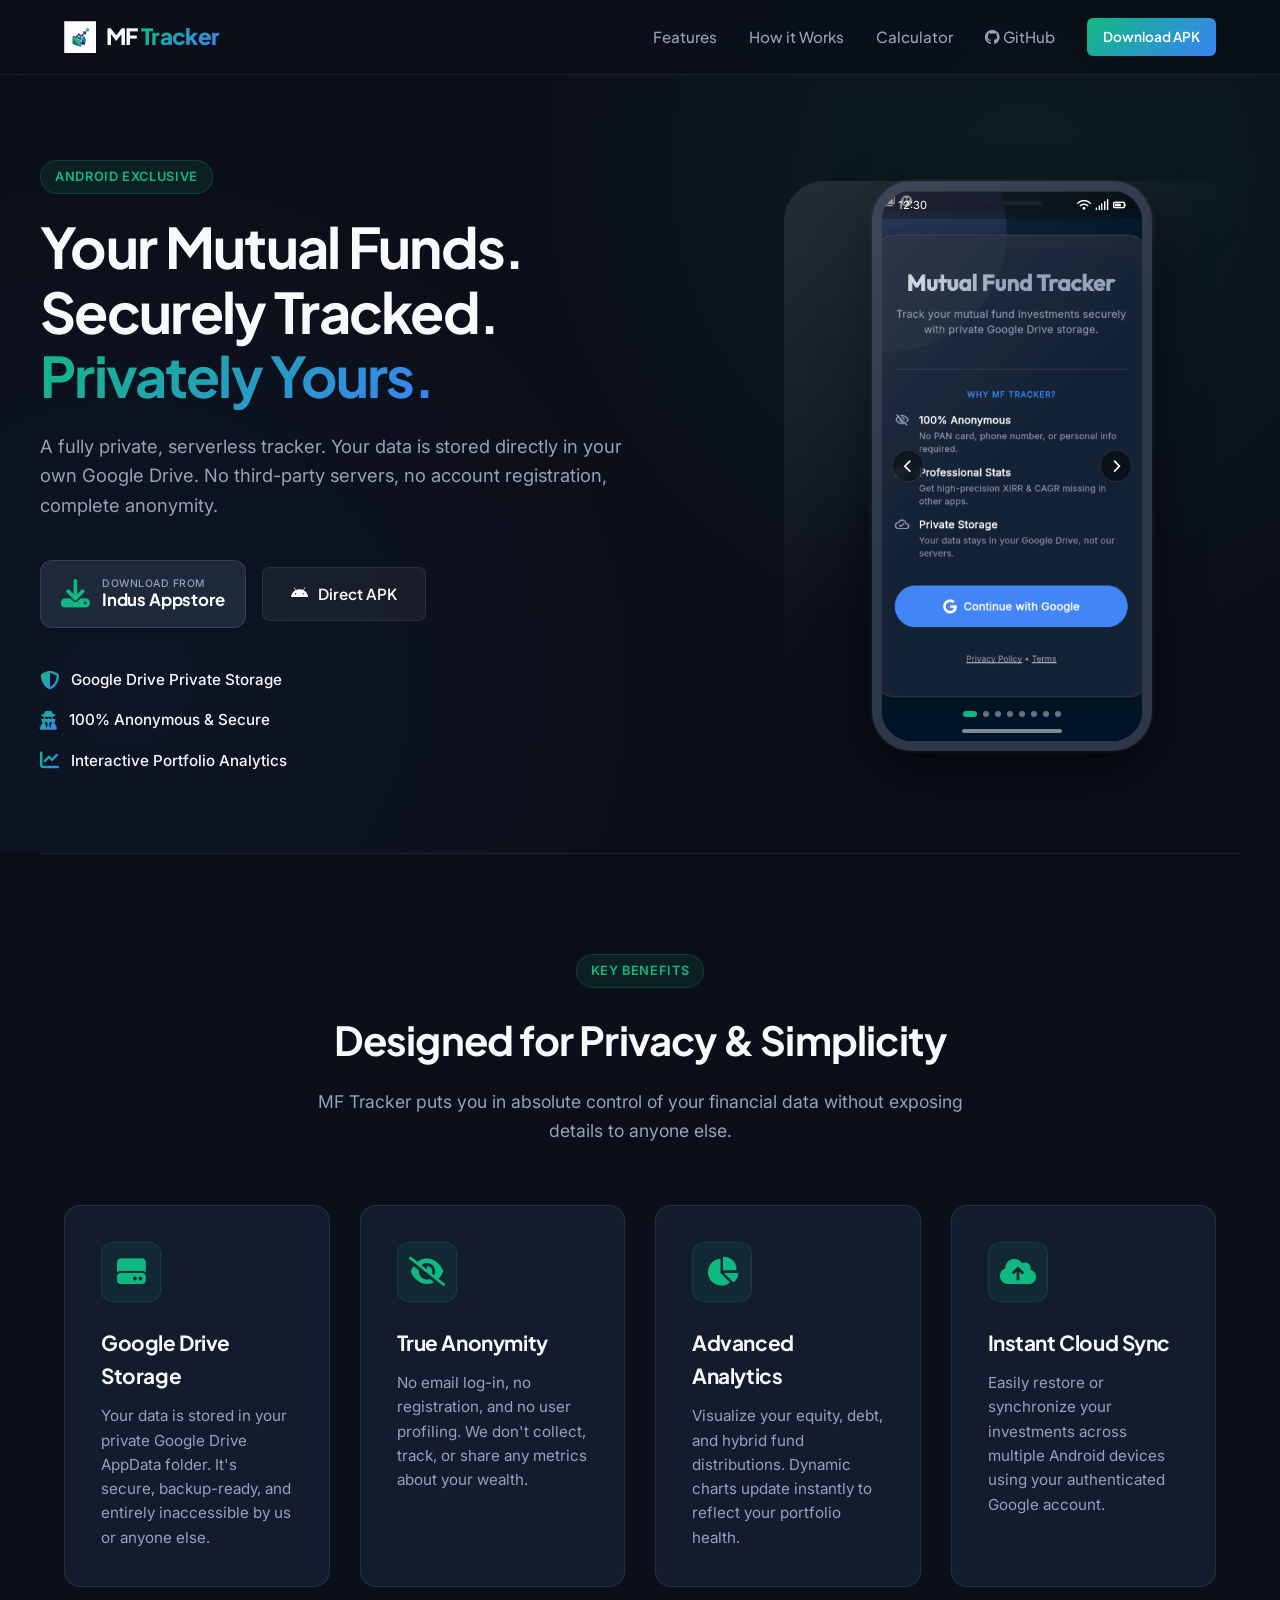
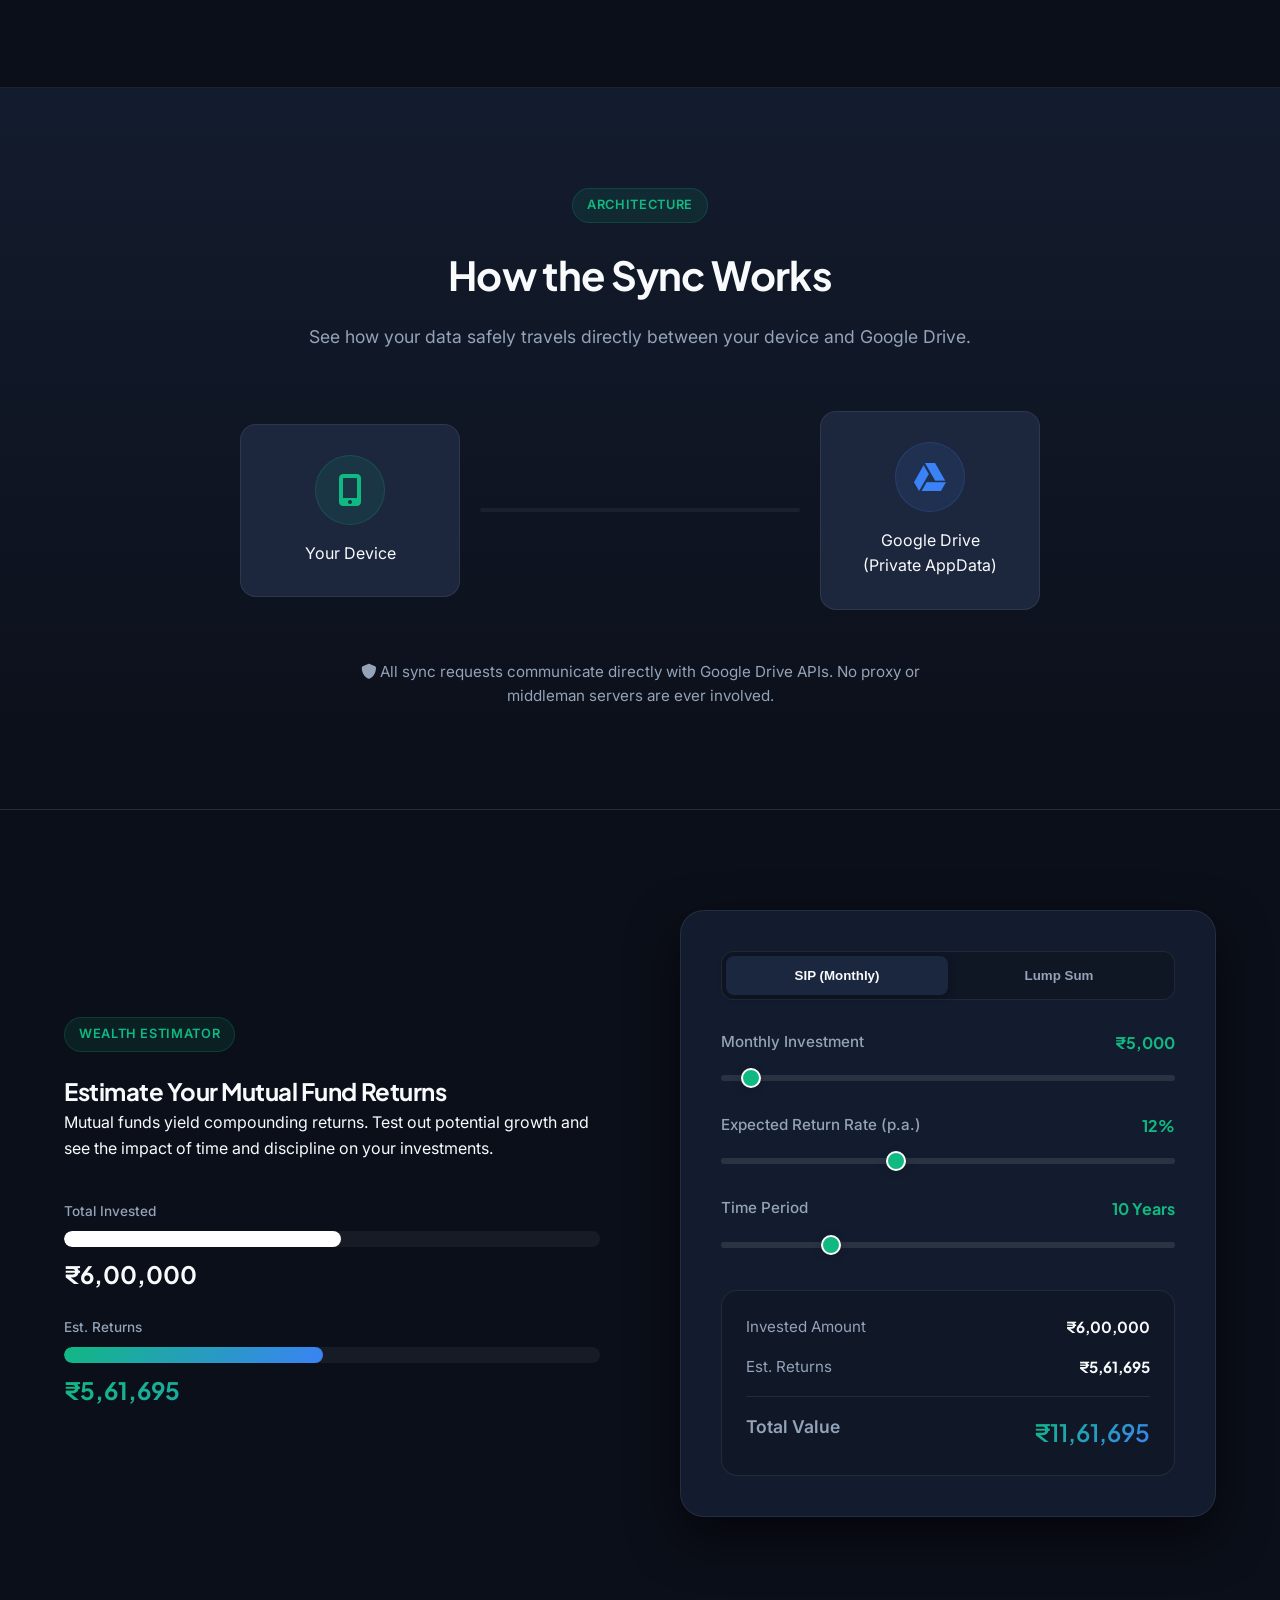
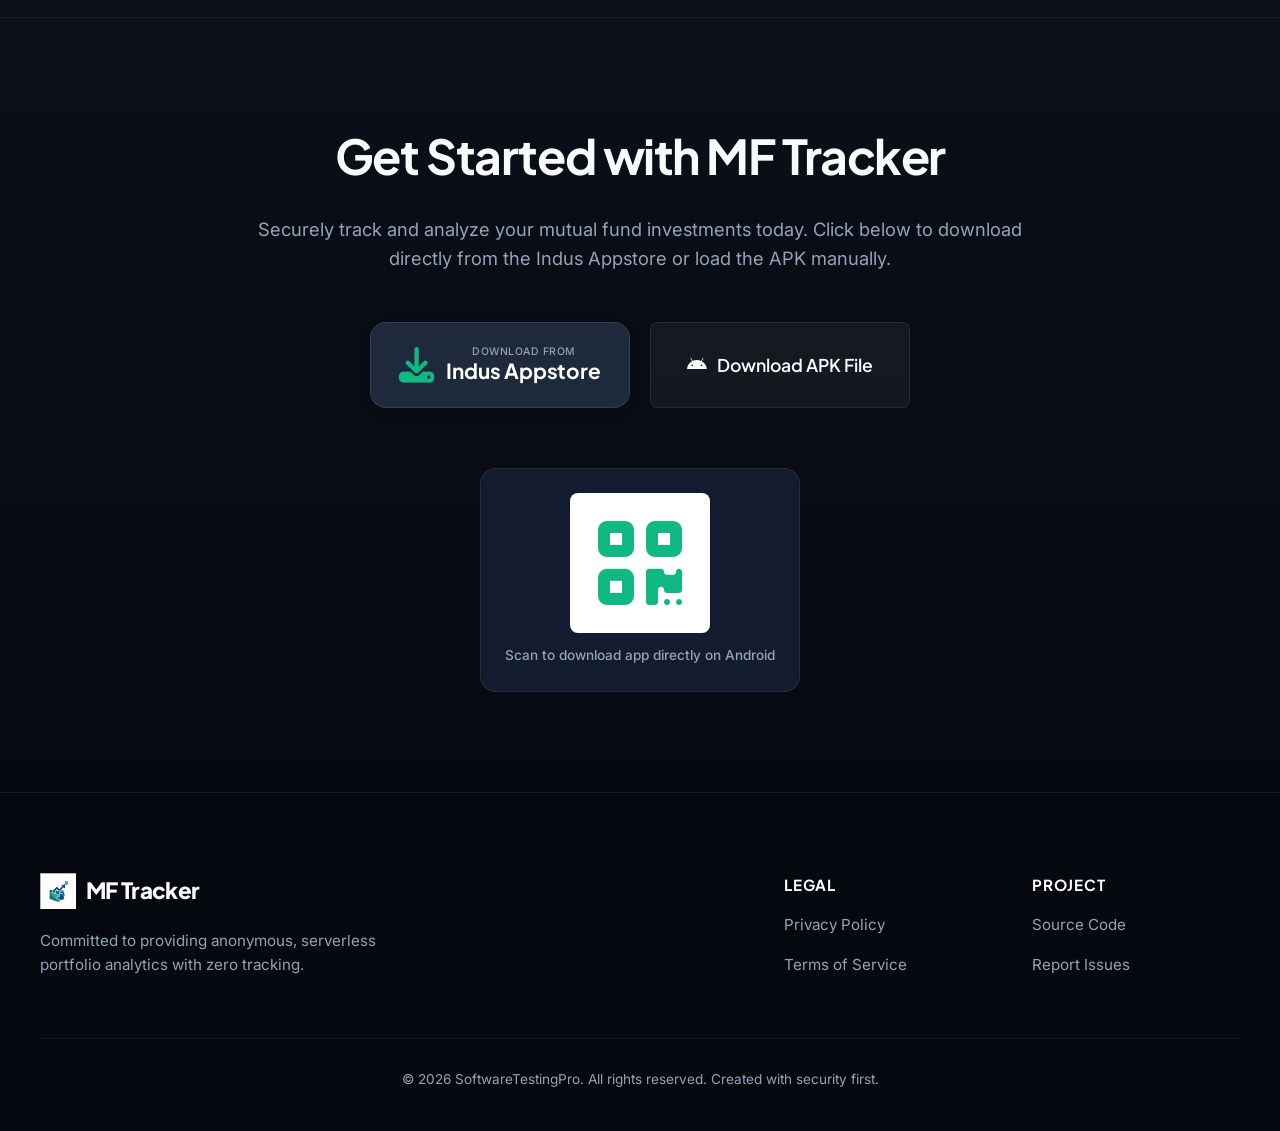
<file: index.html>
<!DOCTYPE html>
<html lang="en">
<head>
  <meta charset="UTF-8">
  <meta name="viewport" content="width=device-width, initial-scale=1.0">
  <title>MF Tracker - Private & Secure Mutual Funds Portfolio Tracker</title>
  
  <!-- SEO Meta Tags -->
  <meta name="description" content="Mutual Funds Tracker (MF Tracker) - A secure, anonymous way to track your mutual fund investments using Google Drive for private storage. Download from Indus Appstore.">
  <meta name="keywords" content="mutual funds, tracker, privacy, secure portfolio, google drive sync, finance manager, indus appstore">
  <meta name="author" content="SoftwareTestingPro">
  
  <!-- Open Graph / Facebook -->
  <meta property="og:type" content="website">
  <meta property="og:title" content="MF Tracker - Private Mutual Funds Portfolio Tracker">
  <meta property="og:description" content="Track your mutual fund portfolio securely and anonymously. Your data stays in your Google Drive. No signup, no tracking.">
  <meta property="og:image" content="./Image1.png">

  <!-- Favicon -->
  <link rel="icon" type="image/png" href="./favicon.png">

  <!-- Google Fonts -->
  <link rel="preconnect" href="https://fonts.googleapis.com">
  <link rel="preconnect" href="https://fonts.gstatic.com" crossorigin>
  <link href="https://fonts.googleapis.com/css2?family=Inter:wght@300;400;500;600;700&family=Plus+Jakarta+Sans:wght@400;500;600;700;800&display=swap" rel="stylesheet">
  
  <!-- FontAwesome Icons -->
  <link rel="stylesheet" href="https://cdnjs.cloudflare.com/ajax/libs/font-awesome/6.4.0/css/all.min.css">
  
  <!-- Custom CSS -->
  <link rel="stylesheet" href="style.css">
</head>
<body>

  <!-- Navigation -->
  <nav class="navbar" id="navbar">
    <div class="nav-container">
      <a href="#" class="nav-logo">
        <img src="./favicon.png" alt="MF Tracker Logo" class="logo-img">
        <span>MF <span class="text-gradient">Tracker</span></span>
      </a>
      <div class="nav-menu" id="nav-menu">
        <a href="#features" class="nav-link">Features</a>
        <a href="#how-it-works" class="nav-link">How it Works</a>
        <a href="#calculator" class="nav-link">Calculator</a>
        <a href="https://github.com/SoftwareTestingPro/mftracker" target="_blank" class="nav-link"><i class="fab fa-github"></i> GitHub</a>
        <a href="#download" class="btn btn-primary btn-sm">Download APK</a>
      </div>
      <button class="nav-toggle" id="nav-toggle" aria-label="Toggle Menu">
        <i class="fas fa-bars"></i>
      </button>
    </div>
  </nav>

  <!-- Hero Section -->
  <section class="hero" id="hero">
    <div class="hero-container">
      <div class="hero-content">
        <div class="badge">Android Exclusive</div>
        <h1 class="hero-title">Your Mutual Funds.<br>Securely Tracked.<br><span class="text-gradient">Privately Yours.</span></h1>
        <p class="hero-subtitle">
          A fully private, serverless tracker. Your data is stored directly in your own Google Drive. No third-party servers, no account registration, complete anonymity.
        </p>
        
        <div class="cta-group">
          <!-- Custom Indus Appstore Download Badge -->
          <a href="#download" class="download-badge-indus">
            <div class="indus-icon">
              <i class="fas fa-download"></i>
            </div>
            <div class="indus-text">
              <span class="indus-sub">DOWNLOAD FROM</span>
              <span class="indus-main">Indus Appstore</span>
            </div>
          </a>
          <a href="https://github.com/SoftwareTestingPro/mftracker/releases" target="_blank" class="btn btn-secondary">
            <i class="fab fa-android"></i> Direct APK
          </a>
        </div>

        <div class="hero-bullets">
          <div class="bullet-item">
            <i class="fas fa-shield-halved text-gradient"></i>
            <span>Google Drive Private Storage</span>
          </div>
          <div class="bullet-item">
            <i class="fas fa-user-secret text-gradient"></i>
            <span>100% Anonymous & Secure</span>
          </div>
          <div class="bullet-item">
            <i class="fas fa-chart-line text-gradient"></i>
            <span>Interactive Portfolio Analytics</span>
          </div>
        </div>
      </div>

      <!-- Interactive Phone Mockup -->
      <div class="hero-mockup">
        <div class="phone-frame">
          <div class="phone-speaker"></div>
          <div class="phone-screen">
            <div class="phone-status-bar">
              <span class="time">12:30</span>
              <div class="icons">
                <i class="fas fa-wifi"></i>
                <i class="fas fa-signal"></i>
                <i class="fas fa-battery-three-quarters"></i>
              </div>
            </div>
            
            <!-- Screenshot Slider -->
            <div class="slider-container">
              <div class="slider" id="screenshot-slider">
                <img src="./Image1.png" alt="MF Tracker Dashboard" class="slide active">
                <img src="./Image2.png" alt="Portfolio Analysis" class="slide">
                <img src="./Image3.png" alt="Investment List" class="slide">
                <img src="./Image4.png" alt="Performance Chart" class="slide">
                <img src="./Image5.png" alt="Fund Details" class="slide">
                <img src="./Image6.png" alt="Transaction History" class="slide">
                <img src="./Image7.png" alt="Google Drive Sync" class="slide">
                <img src="./Image8.png" alt="Security Settings" class="slide">
              </div>
            </div>

            <!-- Slide Overlay Navigation -->
            <button class="slider-btn prev" id="slider-prev" aria-label="Previous Screenshot"><i class="fas fa-chevron-left"></i></button>
            <button class="slider-btn next" id="slider-next" aria-label="Next Screenshot"><i class="fas fa-chevron-right"></i></button>
            
            <div class="slider-dots" id="slider-dots">
              <!-- JS will inject dots dynamically -->
            </div>
          </div>
          <div class="phone-home-bar"></div>
        </div>
        <div class="phone-reflection"></div>
      </div>
    </div>
  </section>

  <!-- Features Section -->
  <section class="features" id="features">
    <div class="section-header">
      <div class="badge">Key Benefits</div>
      <h2>Designed for Privacy & Simplicity</h2>
      <p>MF Tracker puts you in absolute control of your financial data without exposing details to anyone else.</p>
    </div>

    <div class="features-grid">
      <div class="feature-card">
        <div class="feature-icon-wrapper">
          <i class="fas fa-hard-drive"></i>
        </div>
        <h3>Google Drive Storage</h3>
        <p>Your data is stored in your private Google Drive AppData folder. It's secure, backup-ready, and entirely inaccessible by us or anyone else.</p>
      </div>

      <div class="feature-card">
        <div class="feature-icon-wrapper">
          <i class="fas fa-eye-slash"></i>
        </div>
        <h3>True Anonymity</h3>
        <p>No email log-in, no registration, and no user profiling. We don't collect, track, or share any metrics about your wealth.</p>
      </div>

      <div class="feature-card">
        <div class="feature-icon-wrapper">
          <i class="fas fa-chart-pie"></i>
        </div>
        <h3>Advanced Analytics</h3>
        <p>Visualize your equity, debt, and hybrid fund distributions. Dynamic charts update instantly to reflect your portfolio health.</p>
      </div>

      <div class="feature-card">
        <div class="feature-icon-wrapper">
          <i class="fas fa-cloud-arrow-up"></i>
        </div>
        <h3>Instant Cloud Sync</h3>
        <p>Easily restore or synchronize your investments across multiple Android devices using your authenticated Google account.</p>
      </div>
    </div>
  </section>

  <!-- Interactive How it Works / Google Drive Sync Animation -->
  <section class="how-it-works" id="how-it-works">
    <div class="section-header">
      <div class="badge">Architecture</div>
      <h2>How the Sync Works</h2>
      <p>See how your data safely travels directly between your device and Google Drive.</p>
    </div>

    <div class="sync-container">
      <div class="sync-node device">
        <div class="node-icon"><i class="fas fa-mobile-screen-button"></i></div>
        <span>Your Device</span>
      </div>
      
      <div class="sync-flow">
        <div class="flow-line"></div>
        <div class="flow-packets" id="flow-packets">
          <i class="fas fa-lock data-packet"></i>
          <i class="fas fa-lock data-packet"></i>
        </div>
      </div>
      
      <div class="sync-node drive">
        <div class="node-icon"><i class="fab fa-google-drive"></i></div>
        <span>Google Drive (Private AppData)</span>
      </div>
    </div>
    
    <div class="sync-explanation">
      <p><i class="fas fa-shield"></i> All sync requests communicate directly with Google Drive APIs. No proxy or middleman servers are ever involved.</p>
    </div>
  </section>

  <!-- Interactive SIP & Growth Calculator -->
  <section class="calculator-section" id="calculator">
    <div class="calculator-wrapper">
      <div class="calc-info">
        <div class="badge">Wealth Estimator</div>
        <h2>Estimate Your Mutual Fund Returns</h2>
        <p>Mutual funds yield compounding returns. Test out potential growth and see the impact of time and discipline on your investments.</p>
        
        <div class="calc-visualizer">
          <div class="visualizer-bar-group">
            <div class="vis-label">Total Invested</div>
            <div class="vis-bar-container">
              <div class="vis-bar invested-bar" id="invested-bar" style="width: 50%;"></div>
            </div>
            <div class="vis-amount" id="vis-invested-amount">₹5,00,000</div>
          </div>
          
          <div class="visualizer-bar-group">
            <div class="vis-label">Est. Returns</div>
            <div class="vis-bar-container">
              <div class="vis-bar returns-bar" id="returns-bar" style="width: 50%;"></div>
            </div>
            <div class="vis-amount text-gradient" id="vis-returns-amount">₹3,40,000</div>
          </div>
        </div>
      </div>

      <div class="calc-card">
        <div class="calc-toggle">
          <button class="toggle-btn active" id="btn-sip">SIP (Monthly)</button>
          <button class="toggle-btn" id="btn-lump">Lump Sum</button>
        </div>

        <div class="calc-inputs">
          <div class="input-group">
            <div class="input-header">
              <label for="amount-input" id="lbl-amount">Monthly Investment</label>
              <span class="value-display" id="val-amount">₹5,000</span>
            </div>
            <input type="range" id="amount-input" min="500" max="100000" step="500" value="5000" class="slider-input">
          </div>

          <div class="input-group">
            <div class="input-header">
              <label for="rate-input">Expected Return Rate (p.a.)</label>
              <span class="value-display" id="val-rate">12%</span>
            </div>
            <input type="range" id="rate-input" min="1" max="30" step="0.5" value="12" class="slider-input">
          </div>

          <div class="input-group">
            <div class="input-header">
              <label for="years-input">Time Period</label>
              <span class="value-display" id="val-years">10 Years</span>
            </div>
            <input type="range" id="years-input" min="1" max="40" step="1" value="10" class="slider-input">
          </div>
        </div>

        <div class="calc-results">
          <div class="result-row">
            <span>Invested Amount</span>
            <span class="result-value" id="res-invested">₹6,00,000</span>
          </div>
          <div class="result-row">
            <span>Est. Returns</span>
            <span class="result-value" id="res-returns">₹5,20,109</span>
          </div>
          <div class="result-row total-row">
            <span>Total Value</span>
            <span class="result-value text-gradient" id="res-total">₹11,20,109</span>
          </div>
        </div>
      </div>
    </div>
  </section>

  <!-- Download Section -->
  <section class="download" id="download">
    <div class="download-container">
      <h2>Get Started with MF Tracker</h2>
      <p>Securely track and analyze your mutual fund investments today. Click below to download directly from the Indus Appstore or load the APK manually.</p>
      
      <div class="download-buttons">
        <a href="https://www.indusappstore.com/" target="_blank" class="download-badge-indus indus-large">
          <div class="indus-icon">
            <i class="fas fa-download"></i>
          </div>
          <div class="indus-text">
            <span class="indus-sub">DOWNLOAD FROM</span>
            <span class="indus-main">Indus Appstore</span>
          </div>
        </a>
        <a href="https://github.com/SoftwareTestingPro/mftracker/releases" target="_blank" class="btn btn-secondary btn-lg">
          <i class="fab fa-android"></i> Download APK File
        </a>
      </div>

      <div class="qr-container">
        <div class="qr-code">
          <i class="fas fa-qrcode"></i>
        </div>
        <p>Scan to download app directly on Android</p>
      </div>
    </div>
  </section>

  <!-- Footer -->
  <footer class="footer">
    <div class="footer-container">
      <div class="footer-brand">
        <a href="#" class="footer-logo">
          <img src="./favicon.png" alt="MF Tracker Logo">
          <span>MF Tracker</span>
        </a>
        <p>Committed to providing anonymous, serverless portfolio analytics with zero tracking.</p>
      </div>
      <div class="footer-links">
        <div class="link-col">
          <h4>Legal</h4>
          <a href="./PRIVACY_POLICY.md" target="_blank">Privacy Policy</a>
          <a href="./TERMS_OF_SERVICE.md" target="_blank">Terms of Service</a>
        </div>
        <div class="link-col">
          <h4>Project</h4>
          <a href="https://github.com/SoftwareTestingPro/mftracker" target="_blank">Source Code</a>
          <a href="https://github.com/SoftwareTestingPro/mftracker/issues" target="_blank">Report Issues</a>
        </div>
      </div>
    </div>
    <div class="footer-bottom">
      <p>&copy; 2026 SoftwareTestingPro. All rights reserved. Created with security first.</p>
    </div>
  </footer>

  <!-- Custom JS -->
  <script src="app.js"></script>
</body>
</html>
</file>
<file: style.css>
/* CSS Design System & Variables */
:root {
  --font-heading: 'Plus Jakarta Sans', sans-serif;
  --font-body: 'Inter', sans-serif;

  /* Colors */
  --color-bg: #0b0f19;
  --color-bg-card: #131c2e;
  --color-bg-card-hover: #1b263f;
  --color-border: rgba(255, 255, 255, 0.08);
  --color-border-hover: rgba(255, 255, 255, 0.15);
  
  --color-primary: #10b981; /* Emerald/Mint growth green */
  --color-secondary: #3b82f6; /* Trust blue */
  --color-accent: #8b5cf6; /* Indigo highlight */
  
  --color-text-main: #f8fafc;
  --color-text-muted: #94a3b8;
  
  --gradient-primary: linear-gradient(135deg, #10b981 0%, #3b82f6 100%);
  --gradient-hover: linear-gradient(135deg, #059669 0%, #2563eb 100%);
  --gradient-dark: linear-gradient(180deg, #131c2e 0%, #0b0f19 100%);
  
  --shadow-sm: 0 2px 8px rgba(0, 0, 0, 0.2);
  --shadow-md: 0 8px 30px rgba(0, 0, 0, 0.4);
  --shadow-lg: 0 20px 50px rgba(0, 0, 0, 0.6);
  --shadow-glow: 0 0 30px rgba(16, 185, 129, 0.2);

  --transition-fast: 0.2s cubic-bezier(0.4, 0, 0.2, 1);
  --transition-normal: 0.3s cubic-bezier(0.4, 0, 0.2, 1);
  --transition-slow: 0.5s cubic-bezier(0.4, 0, 0.2, 1);
  
  --border-radius-sm: 8px;
  --border-radius-md: 16px;
  --border-radius-lg: 24px;
}

/* Base Styles */
* {
  box-sizing: border-box;
  margin: 0;
  padding: 0;
  scroll-behavior: smooth;
}

body {
  background-color: var(--color-bg);
  color: var(--color-text-main);
  font-family: var(--font-body);
  line-height: 1.6;
  overflow-x: hidden;
  -webkit-font-smoothing: antialiased;
}

h1, h2, h3, h4 {
  font-family: var(--font-heading);
  font-weight: 700;
  letter-spacing: -0.02em;
}

a {
  color: inherit;
  text-decoration: none;
}

/* Scrollbar Utility */
::-webkit-scrollbar {
  width: 8px;
}
::-webkit-scrollbar-track {
  background: var(--color-bg);
}
::-webkit-scrollbar-thumb {
  background: #1e293b;
  border-radius: var(--border-radius-sm);
}
::-webkit-scrollbar-thumb:hover {
  background: #334155;
}

/* Common Layout Components */
.text-gradient {
  background: var(--gradient-primary);
  -webkit-background-clip: text;
  -webkit-text-fill-color: transparent;
  background-clip: text;
}

.badge {
  display: inline-flex;
  align-items: center;
  gap: 8px;
  background: rgba(16, 185, 129, 0.1);
  border: 1px solid rgba(16, 185, 129, 0.2);
  color: var(--color-primary);
  font-size: 0.8rem;
  font-weight: 600;
  padding: 6px 14px;
  border-radius: 50px;
  margin-bottom: 20px;
  letter-spacing: 0.05em;
  text-transform: uppercase;
}

/* Buttons */
.btn {
  display: inline-flex;
  align-items: center;
  justify-content: center;
  gap: 10px;
  font-family: var(--font-heading);
  font-weight: 600;
  padding: 14px 28px;
  border-radius: var(--border-radius-sm);
  transition: var(--transition-fast);
  cursor: pointer;
  border: none;
  font-size: 0.95rem;
}

.btn-sm {
  padding: 8px 16px;
  font-size: 0.85rem;
  border-radius: 6px;
}

.btn-lg {
  padding: 18px 36px;
  font-size: 1.1rem;
}

.btn-primary {
  background: var(--gradient-primary);
  color: #ffffff;
  box-shadow: var(--shadow-sm);
}

.btn-primary:hover {
  background: var(--gradient-hover);
  transform: translateY(-2px);
  box-shadow: 0 8px 20px rgba(16, 185, 129, 0.3);
}

.btn-secondary {
  background: rgba(255, 255, 255, 0.05);
  border: 1px solid var(--color-border);
  color: var(--color-text-main);
}

.btn-secondary:hover {
  background: rgba(255, 255, 255, 0.1);
  border-color: var(--color-border-hover);
  transform: translateY(-2px);
}

/* Indus Appstore Download Badge */
.download-badge-indus {
  display: flex;
  align-items: center;
  gap: 12px;
  background: #1e293b;
  border: 1px solid rgba(255, 255, 255, 0.1);
  padding: 10px 20px;
  border-radius: 12px;
  color: white;
  transition: all 0.2s ease;
  cursor: pointer;
  box-shadow: var(--shadow-sm);
}

.download-badge-indus:hover {
  background: #273549;
  border-color: var(--color-primary);
  transform: translateY(-2px);
  box-shadow: var(--shadow-glow);
}

.indus-icon {
  font-size: 1.8rem;
  color: var(--color-primary);
}

.indus-text {
  display: flex;
  flex-direction: column;
  line-height: 1.2;
}

.indus-sub {
  font-size: 0.65rem;
  text-transform: uppercase;
  color: var(--color-text-muted);
  letter-spacing: 0.05em;
  font-weight: 500;
}

.indus-main {
  font-size: 1.05rem;
  font-family: var(--font-heading);
  font-weight: 700;
  letter-spacing: -0.01em;
}

.indus-large {
  padding: 14px 28px;
  border-radius: 16px;
}

.indus-large .indus-icon {
  font-size: 2.2rem;
}

.indus-large .indus-main {
  font-size: 1.3rem;
}


/* Navbar */
.navbar {
  position: fixed;
  top: 0;
  left: 0;
  width: 100%;
  z-index: 1000;
  background: rgba(11, 15, 25, 0.8);
  backdrop-filter: blur(12px);
  border-bottom: 1px solid var(--color-border);
  transition: var(--transition-normal);
}

.navbar.scrolled {
  padding: 10px 0;
  background: rgba(11, 15, 25, 0.95);
  box-shadow: var(--shadow-sm);
}

.nav-container {
  max-width: 1200px;
  margin: 0 auto;
  padding: 18px 24px;
  display: flex;
  align-items: center;
  justify-content: space-between;
}

.nav-logo {
  display: flex;
  align-items: center;
  gap: 10px;
  font-family: var(--font-heading);
  font-size: 1.4rem;
  font-weight: 800;
  letter-spacing: -0.03em;
}

.logo-img {
  width: 32px;
  height: 32px;
}

.nav-menu {
  display: flex;
  align-items: center;
  gap: 32px;
}

.nav-link {
  font-family: var(--font-heading);
  font-weight: 500;
  font-size: 0.95rem;
  color: var(--color-text-muted);
  transition: var(--transition-fast);
}

.nav-link:hover {
  color: var(--color-text-main);
}

.nav-toggle {
  display: none;
  background: none;
  border: none;
  color: var(--color-text-main);
  font-size: 1.5rem;
  cursor: pointer;
}

/* Hero Section */
.hero {
  padding: 160px 24px 80px;
  position: relative;
  background: radial-gradient(circle at 80% 20%, rgba(16, 185, 129, 0.08) 0%, transparent 40%),
              radial-gradient(circle at 10% 80%, rgba(59, 130, 246, 0.05) 0%, transparent 40%);
}

.hero-container {
  max-width: 1200px;
  margin: 0 auto;
  display: grid;
  grid-template-columns: 1.2fr 0.8fr;
  gap: 60px;
  align-items: center;
}

.hero-title {
  font-size: 3.5rem;
  line-height: 1.15;
  margin-bottom: 24px;
  letter-spacing: -0.03em;
}

.hero-subtitle {
  font-size: 1.15rem;
  color: var(--color-text-muted);
  margin-bottom: 40px;
  max-width: 600px;
}

.cta-group {
  display: flex;
  align-items: center;
  gap: 16px;
  margin-bottom: 40px;
  flex-wrap: wrap;
}

.hero-bullets {
  display: flex;
  flex-direction: column;
  gap: 16px;
}

.bullet-item {
  display: flex;
  align-items: center;
  gap: 12px;
  font-size: 0.95rem;
  font-weight: 500;
}

.bullet-item i {
  font-size: 1.2rem;
}

/* Interactive Phone Mockup Frame */
.hero-mockup {
  position: relative;
  display: flex;
  justify-content: center;
  perspective: 1000px;
}

.phone-frame {
  width: 280px;
  height: 570px;
  background: #1e293b;
  border: 10px solid #2d3748;
  border-radius: 40px;
  box-shadow: var(--shadow-lg), 0 0 0 2px rgba(255,255,255,0.05);
  position: relative;
  overflow: hidden;
  transition: transform 0.5s ease;
  transform-style: preserve-3d;
}

.phone-frame:hover {
  transform: rotateY(-5deg) rotateX(5deg);
}

.phone-speaker {
  width: 60px;
  height: 4px;
  background: #101520;
  border-radius: 10px;
  position: absolute;
  top: 10px;
  left: 50%;
  transform: translateX(-50%);
  z-index: 20;
}

.phone-screen {
  width: 100%;
  height: 100%;
  background: #000;
  position: relative;
  overflow: hidden;
}

.phone-status-bar {
  position: absolute;
  top: 0;
  left: 0;
  width: 100%;
  height: 28px;
  padding: 0 16px;
  display: flex;
  align-items: center;
  justify-content: space-between;
  font-size: 0.7rem;
  color: #fff;
  z-index: 10;
  background: rgba(0, 0, 0, 0.4);
}

.phone-status-bar .icons {
  display: flex;
  gap: 4px;
}

.phone-home-bar {
  width: 100px;
  height: 4px;
  background: rgba(255, 255, 255, 0.5);
  border-radius: 10px;
  position: absolute;
  bottom: 8px;
  left: 50%;
  transform: translateX(-50%);
  z-index: 20;
}

/* Screenshot Slider */
.slider-container {
  width: 100%;
  height: 100%;
  position: relative;
}

.slider {
  width: 100%;
  height: 100%;
  position: relative;
}

.slide {
  position: absolute;
  top: 0;
  left: 0;
  width: 100%;
  height: 100%;
  object-fit: cover;
  opacity: 0;
  transition: opacity var(--transition-slow);
}

.slide.active {
  opacity: 1;
}

/* Slider Controls */
.slider-btn {
  position: absolute;
  top: 50%;
  transform: translateY(-50%);
  background: rgba(0, 0, 0, 0.5);
  border: 1px solid rgba(255, 255, 255, 0.1);
  color: white;
  width: 32px;
  height: 32px;
  border-radius: 50%;
  display: flex;
  align-items: center;
  justify-content: center;
  cursor: pointer;
  z-index: 15;
  transition: var(--transition-fast);
  backdrop-filter: blur(4px);
}

.slider-btn:hover {
  background: var(--color-primary);
  border-color: var(--color-primary);
}

.slider-btn.prev {
  left: 10px;
}

.slider-btn.next {
  right: 10px;
}

.slider-dots {
  position: absolute;
  bottom: 24px;
  left: 50%;
  transform: translateX(-50%);
  display: flex;
  gap: 6px;
  z-index: 15;
}

.dot {
  width: 6px;
  height: 6px;
  background: rgba(255, 255, 255, 0.4);
  border-radius: 50%;
  cursor: pointer;
  transition: var(--transition-fast);
}

.dot.active {
  background: var(--color-primary);
  width: 14px;
  border-radius: 10px;
}

.phone-reflection {
  position: absolute;
  top: 0;
  left: 0;
  width: 100%;
  height: 100%;
  background: linear-gradient(135deg, rgba(255,255,255,0.1) 0%, rgba(255,255,255,0) 50%);
  pointer-events: none;
  z-index: 18;
  border-radius: 40px;
}

/* Features Section */
.features {
  padding: 100px 24px;
  max-width: 1200px;
  margin: 0 auto;
  border-top: 1px solid var(--color-border);
}

.section-header {
  text-align: center;
  max-width: 700px;
  margin: 0 auto 60px;
}

.section-header h2 {
  font-size: 2.5rem;
  margin-bottom: 16px;
}

.section-header p {
  color: var(--color-text-muted);
  font-size: 1.1rem;
}

.features-grid {
  display: grid;
  grid-template-columns: repeat(auto-fit, minmax(250px, 1fr));
  gap: 30px;
}

.feature-card {
  background: var(--color-bg-card);
  border: 1px solid var(--color-border);
  border-radius: var(--border-radius-md);
  padding: 36px;
  transition: var(--transition-normal);
}

.feature-card:hover {
  background: var(--color-bg-card-hover);
  border-color: var(--color-border-hover);
  transform: translateY(-8px);
  box-shadow: var(--shadow-md);
}

.feature-icon-wrapper {
  width: 60px;
  height: 60px;
  background: rgba(16, 185, 129, 0.08);
  border-radius: 12px;
  display: flex;
  align-items: center;
  justify-content: center;
  font-size: 1.8rem;
  color: var(--color-primary);
  margin-bottom: 24px;
  border: 1px solid rgba(16, 185, 129, 0.15);
}

.feature-card h3 {
  font-size: 1.3rem;
  margin-bottom: 12px;
}

.feature-card p {
  color: var(--color-text-muted);
  font-size: 0.95rem;
}

/* How It Works - Sync Flow Animation */
.how-it-works {
  background: var(--gradient-dark);
  padding: 100px 24px;
  border-top: 1px solid var(--color-border);
  border-bottom: 1px solid var(--color-border);
  text-align: center;
}

.sync-container {
  max-width: 800px;
  margin: 50px auto;
  display: flex;
  align-items: center;
  justify-content: space-between;
  gap: 20px;
  position: relative;
}

.sync-node {
  background: #1c273e;
  border: 1px solid var(--color-border);
  padding: 30px 40px;
  border-radius: var(--border-radius-md);
  display: flex;
  flex-direction: column;
  align-items: center;
  gap: 16px;
  width: 220px;
  transition: var(--transition-normal);
}

.sync-node:hover {
  border-color: var(--color-primary);
  transform: scale(1.03);
}

.node-icon {
  width: 70px;
  height: 70px;
  border-radius: 50%;
  background: rgba(16, 185, 129, 0.1);
  border: 1px solid rgba(16, 185, 129, 0.2);
  display: flex;
  align-items: center;
  justify-content: center;
  font-size: 2rem;
  color: var(--color-primary);
}

.sync-node.drive .node-icon {
  background: rgba(59, 130, 246, 0.1);
  border-color: rgba(59, 130, 246, 0.2);
  color: var(--color-secondary);
}

.sync-flow {
  flex-grow: 1;
  height: 60px;
  position: relative;
  display: flex;
  align-items: center;
}

.flow-line {
  position: absolute;
  top: 50%;
  left: 0;
  width: 100%;
  height: 4px;
  background: rgba(255,255,255,0.05);
  transform: translateY(-50%);
  border-radius: 10px;
}

.flow-packets {
  width: 100%;
  height: 100%;
  position: relative;
  overflow: hidden;
}

.data-packet {
  position: absolute;
  top: 50%;
  transform: translateY(-50%);
  font-size: 1.2rem;
  color: var(--color-primary);
  opacity: 0;
  animation: movePacket 3s infinite linear;
}

.data-packet:nth-child(2) {
  animation-delay: 1.5s;
  color: var(--color-secondary);
}

@keyframes movePacket {
  0% {
    left: 0%;
    opacity: 0;
  }
  10% {
    opacity: 1;
  }
  90% {
    opacity: 1;
  }
  100% {
    left: 95%;
    opacity: 0;
  }
}

.sync-explanation {
  max-width: 600px;
  margin: 30px auto 0;
  color: var(--color-text-muted);
  font-size: 0.95rem;
}

/* Calculator Section */
.calculator-section {
  padding: 100px 24px;
  max-width: 1200px;
  margin: 0 auto;
}

.calculator-wrapper {
  display: grid;
  grid-template-columns: 1fr 1fr;
  gap: 80px;
  align-items: center;
}

.calc-visualizer {
  margin-top: 40px;
  display: flex;
  flex-direction: column;
  gap: 24px;
}

.visualizer-bar-group {
  display: flex;
  flex-direction: column;
  gap: 8px;
}

.vis-label {
  font-size: 0.85rem;
  color: var(--color-text-muted);
  font-weight: 500;
}

.vis-bar-container {
  height: 16px;
  background: rgba(255,255,255,0.05);
  border-radius: 50px;
  overflow: hidden;
}

.vis-bar {
  height: 100%;
  border-radius: 50px;
  transition: width 0.3s ease;
}

.invested-bar {
  background: #ffffff;
}

.returns-bar {
  background: var(--gradient-primary);
}

.vis-amount {
  font-size: 1.5rem;
  font-family: var(--font-heading);
  font-weight: 700;
}

.calc-card {
  background: var(--color-bg-card);
  border: 1px solid var(--color-border);
  padding: 40px;
  border-radius: var(--border-radius-lg);
  box-shadow: var(--shadow-lg);
}

.calc-toggle {
  display: grid;
  grid-template-columns: 1fr 1fr;
  background: rgba(0, 0, 0, 0.2);
  border: 1px solid var(--color-border);
  padding: 4px;
  border-radius: 12px;
  margin-bottom: 30px;
}

.toggle-btn {
  background: none;
  border: none;
  color: var(--color-text-muted);
  font-weight: 600;
  padding: 12px;
  border-radius: 8px;
  cursor: pointer;
  transition: var(--transition-fast);
}

.toggle-btn.active {
  background: var(--color-bg-card-hover);
  color: var(--color-text-main);
  box-shadow: var(--shadow-sm);
}

.calc-inputs {
  display: flex;
  flex-direction: column;
  gap: 24px;
  margin-bottom: 35px;
}

.input-header {
  display: flex;
  justify-content: space-between;
  margin-bottom: 8px;
}

.input-header label {
  font-size: 0.95rem;
  color: var(--color-text-muted);
  font-weight: 500;
}

.value-display {
  font-family: var(--font-heading);
  font-weight: 700;
  color: var(--color-primary);
}

.slider-input {
  width: 100%;
  height: 6px;
  background: rgba(255, 255, 255, 0.1);
  border-radius: 10px;
  outline: none;
  -webkit-appearance: none;
  appearance: none;
}

.slider-input::-webkit-slider-thumb {
  -webkit-appearance: none;
  appearance: none;
  width: 20px;
  height: 20px;
  border-radius: 50%;
  background: var(--color-primary);
  cursor: pointer;
  border: 2px solid #ffffff;
  box-shadow: var(--shadow-sm);
  transition: var(--transition-fast);
}

.slider-input::-webkit-slider-thumb:hover {
  transform: scale(1.25);
  box-shadow: 0 0 10px rgba(16, 185, 129, 0.5);
}

.calc-results {
  background: rgba(0, 0, 0, 0.15);
  border: 1px solid var(--color-border);
  padding: 24px;
  border-radius: var(--border-radius-md);
  display: flex;
  flex-direction: column;
  gap: 16px;
}

.result-row {
  display: flex;
  justify-content: space-between;
  font-size: 0.95rem;
  color: var(--color-text-muted);
}

.result-value {
  font-family: var(--font-heading);
  font-weight: 700;
  color: var(--color-text-main);
}

.total-row {
  border-top: 1px solid var(--color-border);
  padding-top: 16px;
  font-size: 1.1rem;
}

.total-row span {
  font-weight: 600;
}

.total-row .result-value {
  font-size: 1.5rem;
}

/* Download Section */
.download {
  background: linear-gradient(180deg, #0b0f19 0%, #060910 100%);
  padding: 100px 24px;
  border-top: 1px solid var(--color-border);
  text-align: center;
}

.download-container {
  max-width: 800px;
  margin: 0 auto;
}

.download-container h2 {
  font-size: 3rem;
  margin-bottom: 20px;
  letter-spacing: -0.03em;
}

.download-container p {
  color: var(--color-text-muted);
  font-size: 1.15rem;
  margin-bottom: 48px;
}

.download-buttons {
  display: flex;
  justify-content: center;
  gap: 20px;
  margin-bottom: 60px;
  flex-wrap: wrap;
}

.qr-container {
  display: inline-flex;
  flex-direction: column;
  align-items: center;
  gap: 12px;
  background: var(--color-bg-card);
  border: 1px solid var(--color-border);
  padding: 24px;
  border-radius: var(--border-radius-md);
}

.qr-code {
  font-size: 6rem;
  color: var(--color-primary);
  width: 140px;
  height: 140px;
  background: white;
  border-radius: 8px;
  display: flex;
  align-items: center;
  justify-content: center;
  padding: 10px;
}

.qr-container p {
  margin: 0;
  font-size: 0.85rem;
  font-weight: 500;
}

/* Footer */
.footer {
  background: #05080e;
  border-top: 1px solid var(--color-border);
  padding: 80px 24px 40px;
}

.footer-container {
  max-width: 1200px;
  margin: 0 auto;
  display: grid;
  grid-template-columns: 1.5fr 1fr;
  gap: 60px;
  margin-bottom: 60px;
}

.footer-brand {
  display: flex;
  flex-direction: column;
  gap: 20px;
}

.footer-logo {
  display: flex;
  align-items: center;
  gap: 10px;
  font-family: var(--font-heading);
  font-size: 1.4rem;
  font-weight: 800;
  letter-spacing: -0.03em;
}

.footer-logo img {
  width: 36px;
  height: 36px;
}

.footer-brand p {
  color: var(--color-text-muted);
  max-width: 400px;
  font-size: 0.95rem;
}

.footer-links {
  display: grid;
  grid-template-columns: 1fr 1fr;
  gap: 40px;
}

.link-col {
  display: flex;
  flex-direction: column;
  gap: 16px;
}

.link-col h4 {
  font-size: 0.95rem;
  text-transform: uppercase;
  letter-spacing: 0.05em;
  color: #ffffff;
}

.link-col a {
  color: var(--color-text-muted);
  font-size: 0.95rem;
  transition: var(--transition-fast);
}

.link-col a:hover {
  color: var(--color-primary);
}

.footer-bottom {
  max-width: 1200px;
  margin: 0 auto;
  border-top: 1px solid var(--color-border);
  padding-top: 30px;
  text-align: center;
  color: var(--color-text-muted);
  font-size: 0.85rem;
}

/* Responsive Design */
@media (max-width: 992px) {
  .hero-container {
    grid-template-columns: 1fr;
    text-align: center;
    gap: 80px;
  }
  
  .hero-title {
    font-size: 2.8rem;
  }
  
  .cta-group {
    justify-content: center;
  }
  
  .hero-bullets {
    align-items: center;
  }
  
  .calculator-wrapper {
    grid-template-columns: 1fr;
    gap: 60px;
  }
  
  .footer-container {
    grid-template-columns: 1fr;
    gap: 40px;
  }
}

@media (max-width: 768px) {
  .nav-menu {
    position: fixed;
    top: 76px;
    left: -100%;
    width: 100%;
    height: calc(100vh - 76px);
    background: var(--color-bg);
    flex-direction: column;
    padding: 40px 24px;
    gap: 24px;
    transition: var(--transition-normal);
    border-top: 1px solid var(--color-border);
  }
  
  .nav-menu.active {
    left: 0;
  }
  
  .nav-toggle {
    display: block;
  }
  
  .sync-container {
    flex-direction: column;
    gap: 40px;
  }
  
  .sync-node {
    width: 100%;
    max-width: 300px;
  }
  
  .sync-flow {
    width: 4px;
    height: 100px;
  }
  
  .flow-line {
    width: 4px;
    height: 100%;
    left: 50%;
    transform: translateX(-50%);
  }
  
  .data-packet {
    top: 0;
    left: 50%;
    transform: translateX(-50%);
    animation: movePacketVertical 3s infinite linear;
  }
  
  .data-packet:nth-child(2) {
    animation-delay: 1.5s;
  }
}

@keyframes movePacketVertical {
  0% {
    top: 0%;
    opacity: 0;
  }
  10% {
    opacity: 1;
  }
  90% {
    opacity: 1;
  }
  100% {
    top: 95%;
    opacity: 0;
  }
}
</file>
